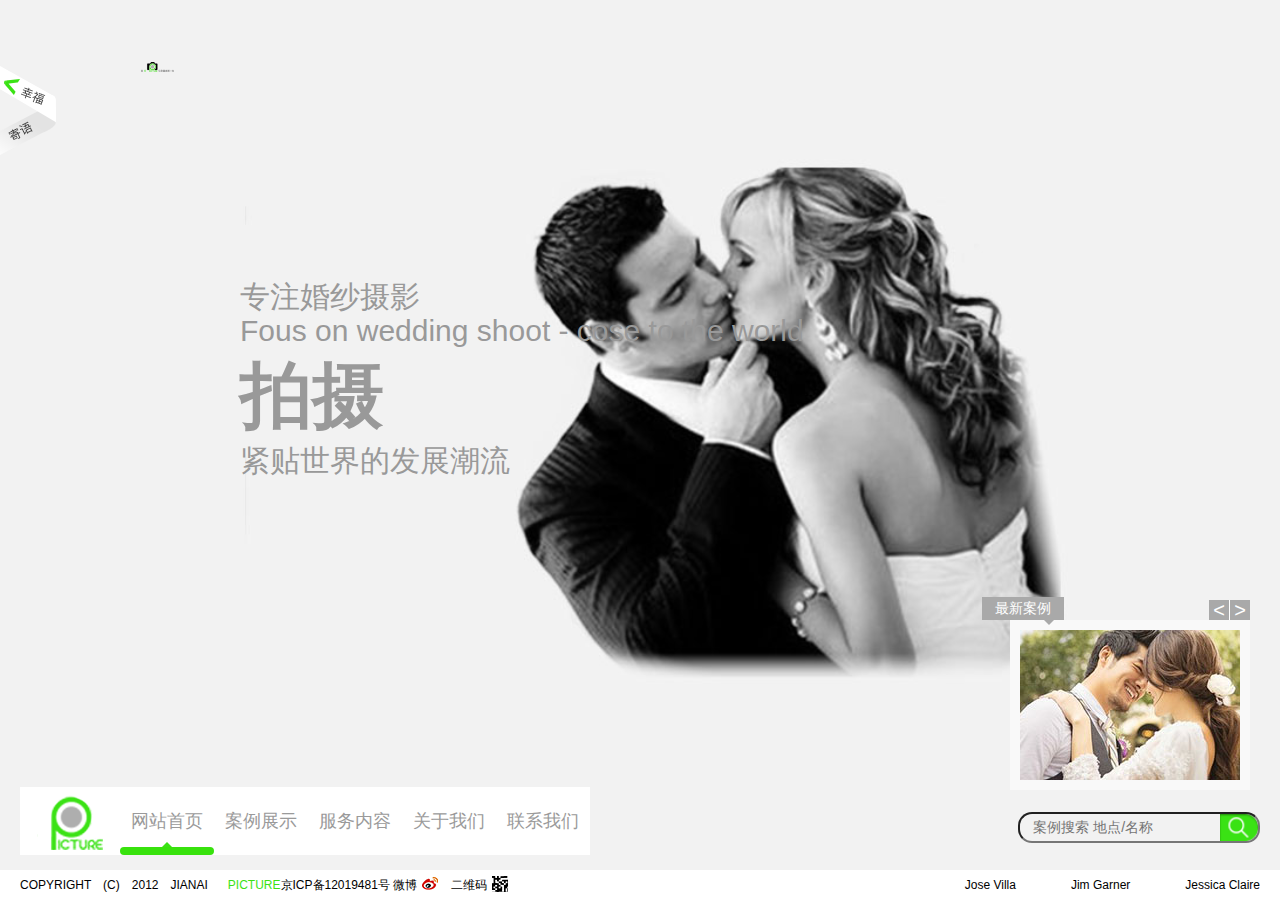
<file: 简爱/index.html>
<!DOCTYPE html>
<html lang="en">
<head>
	<meta charset="UTF-8">
	<title>Document</title>
    <link rel="stylesheet" href="css/reset.css" />
    <link rel="stylesheet" href="css/index.css" />
</head>
<body>
   	<!--header.......................................................-->
        <div class="header">
            <img id="img1" src="img/happy.png" alt="" />
            <img id="img2" src="img/record.png" alt="" /> 
            <div class="header_first">
	            	  <img src="img/news_add.png" alt="" />
	            	  <div class="news">
	            	  	新闻 NEWS
	            	  </div>
	            	  <div class="header_second">
		            	  <ul class="ndy">
			            	  	<li>1.李白</li>
			            	  	<li>2.窗前明月光</li>
			            	  	<li>3.疑是地上霜</li>
			            	  	<li>4.举头望明月</li>
			            	  	<li>5.低头思故乡</li> 
			            	  	<li>1.李白</li>
		            	  </ul>	 
	            	  </div>	            	        	            	  		            	  
            </div>
        </div>
	<!--content.......................................................-->
        <div class="content">
        	<!--text.............................................................-->
        	    <div class="mText">
        	    	   <p>专注婚纱摄影</p>
        	    	   <p>Fous on wedding shoot - cose to the world</p>
        	    	   <h3>拍摄</h3>
        	    	   <p>紧贴世界的发展潮流</p>
        	    </div>
    <!--roll..............................................-->
        		<div class="roll">
        			  <div class="xx">
        			  	 X
        			  </div>
        			<ul class="ul1">     				
        		<!--第一个。。。。。。。。。。。。。。。。。。。。。。。。。。-->
        				<li class="li1">
        					<div class="div1">
        						<img src="img/love.jpg" alt="" />
        						<div class="search_max">
        							<img src="img/search_max.png" alt="" />     							
        						</div>
        						<div class="div11">
        							READ MORE
        						</div>
        					</div>
        					<div class="div2">   
        						 <h3>地中还爱情海风情拍摄</h3>
        						 <p>Date:2015-08-10</p>
        						 <p>主人幸福寄语:最浪漫的事</p>
        						 <p>就是和你一起慢慢变老</p>
        					</div>
        				</li>
        		<!--第二个。。。。。。。。。。。。。。。。。。。。。。。。。。。。。。。-->
        				<li class="li1">
        					<div class="div1">
        						<img src="img/paris.jpg" alt="" />
        						<div class="search_max">
        							<img src="img/search_max.png" alt="" />     							
        						</div>
        						<div class="div11">
        							READ MORE
        						</div>
        					</div>
        					<div class="div2">   
        						 <h3>浪漫之都法国巴黎婚纱照</h3>
        						 <p>Date:2015-08-06</p>
        						 <p>主人幸福寄语：缘分让我们彼此在一起</p>
        						 <p>我们愿携手终老</p>
        					</div>
        				</li>
        		<!--第三个。。。。。。。。。。。。。。。。。。。。。。。。。。。。。。。-->
        				<li class="li1">
        					<div class="div1">
        						<img src="img/han.jpg" alt="" />
        						<div class="search_max">
        							<img src="img/search_max.png" alt="" />     							
        						</div>
        						<div class="div11">
        							READ MORE
        						</div>
        					</div>
        					<div class="div2">   
        						 <h3>韩国 济州岛外景婚纱拍摄</h3>
        						 <p>Date:2015-03-03</p>
        						 <p>主人幸福寄语：遇见了彼此是我们花光</p>
        						 <p>了所有的运气</p>
        					</div>
        				</li>
        		<!--第四个。。。。。。。。。。。。。。。。。。。。。。。。。。。。。。。-->
        				<li class="li1">
        					<div class="div1">
        						<img src="img/yunnan.jpg" alt="" />
        						<div class="search_max">
        							<img src="img/search_max.png" alt="" />     							
        						</div>
        						<div class="div11">
        							READ MORE
        						</div>
        					</div>
        					<div class="div2">   
        						 <h3>中国 云南西双版纳森林婚拍</h3>
        						 <p>Date:2015-10-25</p>
        						 <p>主人幸福寄语：幸福就是彼此每天都爱对</p>
        						 <p>方多一点</p>
        					</div>
        				</li>
        		<!--第五个。。。。。。。。。。。。。。。。。。。。。。。。。。。。。。。-->
        				<li class="li1">
        					<div class="div1">
        						<img src="img/lijiang.jpg" alt="" />
        						<div class="search_max">
        							<img src="img/search_max.png" alt="" />     							
        						</div>
        						<div class="div11">
        							READ MORE
        						</div>
        					</div>
        					<div class="div2">   
        						 <h3>中国 云南丽江婚纱拍摄</h3>
        						 <p>Date:2015-12-20</p>
        						 <p>主人幸福寄语：所谓缘分 就是那惊鸿</p>
        						 <p>一瞥的遇见</p>
        					</div>
        				</li>
        		<!--第六个。。。。。。。。。。。。。。。。。。。。。。。。。。。。。。。-->
        				<li class="li1">
        					<div class="div1">
        						<img src="img/liu.jpg" alt="" />
        						<div class="search_max">
        							<img src="img/search_max.png" alt="" />     							
        						</div>
        						<div class="div11">
        							READ MORE
        						</div>
        					</div>
        					<div class="div2">   
        						 <h3>中国 云南丽江婚纱拍摄</h3>
        						 <p>Date:2015-12-20</p>
        						 <p>主人幸福寄语：所谓缘分 就是那惊鸿</p>
        						 <p>一瞥的遇见</p>
        					</div>
        				</li>
        		<!--第七个。。。。。。。。。。。。。。。。。。。。。。。。。。。。。。。-->
        				<li class="li1">
        					<div class="div1">
        						<img src="img/qi.jpg" alt="" />
        						<div class="search_max">
        							<img src="img/search_max.png" alt="" />     							
        						</div>
        						<div class="div11">
        							READ MORE
        						</div>
        					</div>
        					<div class="div2">   
        						 <h3>中国 云南丽江婚纱拍摄</h3>
        						 <p>Date:2015-12-20</p>
        						 <p>主人幸福寄语：所谓缘分 就是那惊鸿</p>
        						 <p>一瞥的遇见</p>
        					</div>
        				</li>       			
        		<!--第八个。。。。。。。。。。。。。。。。。。。。。。。。。。。。。。。-->
        				<li class="li1">
        					<div class="div1">
        						<img src="img/ba.jpg" alt="" />
        						<div class="search_max">
        							<img src="img/search_max.png" alt="" />     							
        						</div>
        						<div class="div11">
        							READ MORE
        						</div>
        					</div>
        					<div class="div2">   
        						 <h3>中国 云南丽江婚纱拍摄</h3>
        						 <p>Date:2015-12-20</p>
        						 <p>主人幸福寄语：所谓缘分 就是那惊鸿</p>
        						 <p>一瞥的遇见</p>
        					</div>
        				</li>				      				
        			</ul>
        	<!--progress.......................................-->
        				<div class="progress">
        					 <div class="progress_son">
        					 	
        					 </div>
        				</div>
		   <!--content_nav............................................-->
		            <div class="content_nav">
		           	  <span>经典案例</span>
		           	  <span>全部案例</span>
		           </div>
        				
        		</div>       	 	       	
        		 <!--service.......................................................................-->		
	        	<div class="service">
	        		<div class="service_img">
	        			<div class="service_cover"></div>
	        			<div></div>
	        			<div></div>
	        			<div></div>
	        			<div></div>
	        			<img src="img/service.png" alt="" />
	        		</div>
	        		<div class="service_xx">
	        			X
	        		</div>	         	
	         	<div class="service_nav">
	         	     <span>服务项目</span>
	         	     <span>服务流程</span>
	     	     	 <span>服务客户</span>
	         	</div>
	         </div>
        </div>
        <!--main....................................................-->
        <div class="main">
        			<div class="main_min">
        				最新案例
        				<div class="main_Triangle">     					
        				</div>
        			</div>
        			<div class="main_btn">
        				 <div class="left">
        				 	&lt;
        				 
        				 </div>
        				 <div class="right">
        				 	&gt;
        			
        				 </div>
        			</div>
        			<div class="main_middle">
        				<div class="main_inner">
        					 <img src="img/main.jpg" alt="" />
        					 <img src="img/han.jpg" alt="" />
        					 <img src="img/love.jpg" alt="" />
        					 <img src="img/paris.jpg" alt="" />
        					 <img src="img/main.jpg" alt="" />
        				</div>
        			</div>	  		
        </div>        
    <!-- footer.............................................. -->
        <div class="footer">
            <div class="Triangle"></div>
            <div class="footer_middle"> 
                <ul class="ul1 clear">
                    <div class="first">
                        <img src="img/dd.png" alt="" />
                    </div>
                    <li class="border">网站首页</li>
                    <li>案例展示</li>
                    <li>服务内容</li>
                    <li>关于我们</li>
                    <li>联系我们</li>
                    <div class="Triangle_rectangle">
                        <div class="Triangle_min">
                            
                        </div>
                    </div>
                </ul>       
            </div>           
            <input class="input" placeholder="案例搜索 地点/名称" type="text" />          
            <div class="footer_nav">
                <span>COPYRIGHT　(C)　2012　JIANAI<em>PICTURE</em>京ICP备12019481号</span>
                <span>微博<img src="img/sina.png" alt="" /></span>
                <span>二维码<img src="img/erweima.png" alt="" /></span>
                <a href="###">Jessica Claire</a>
                <a href="###">Jim Garner</a>
                <a href="###">Jose Villa</a>
            </div>
        </div>	
</body>
<script type="text/javascript" src="js/index.js" ></script>
</html>
</file>
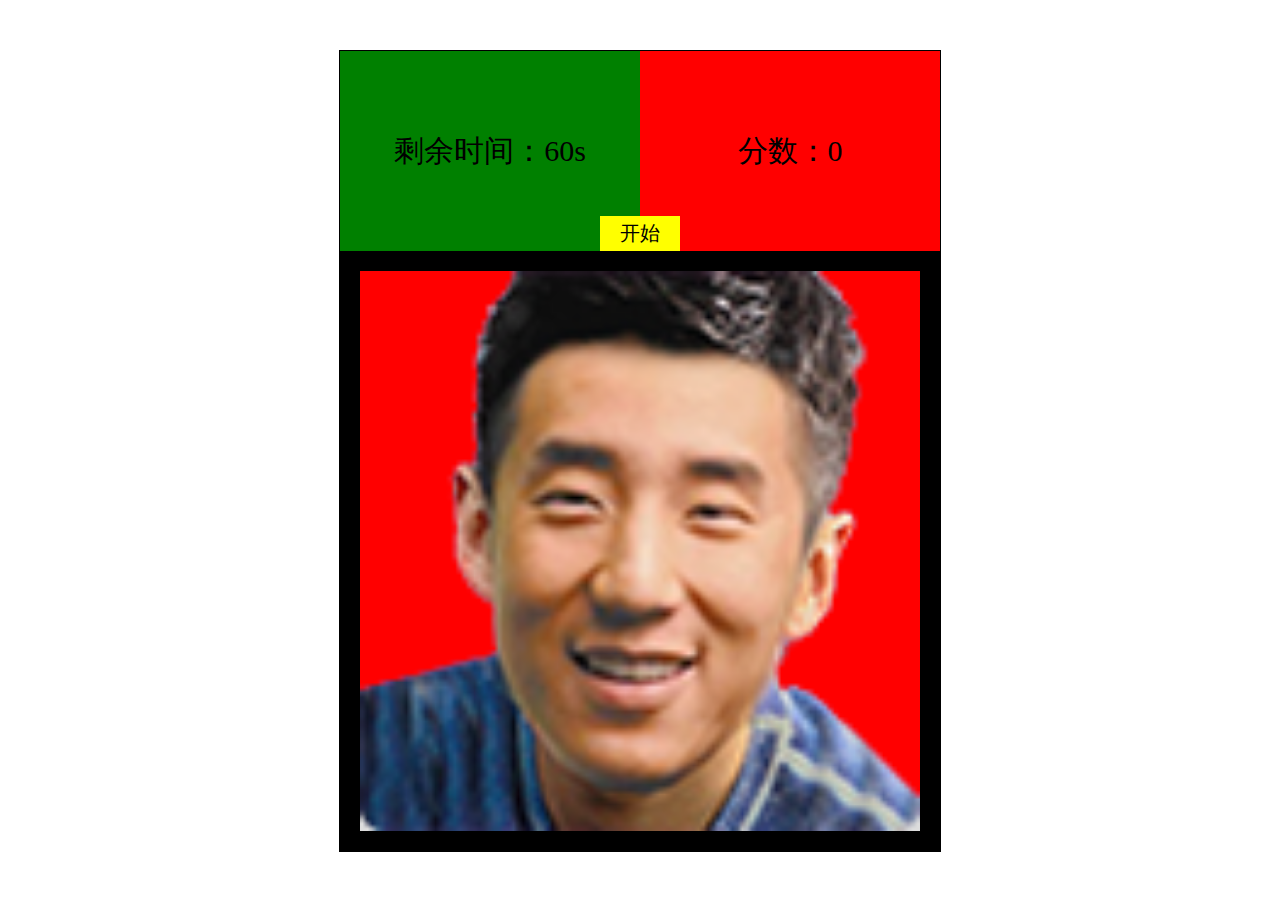
<file: huang/untitled.html>
<!DOCTYPE html>
<html lang="en">
<head>
	<meta charset="UTF-8">
	<title>Document</title>
	<style type="text/css">
		*{
			margin: 0;
			padding: 0;
		}
		img{
			border: none;
			float: left;
		}
		#wrap{
			width: 600px;
			height: 800px;
			background: black;
			margin: 50px auto;
			border: 1px solid black;
		}
		#header{
			width: 600px;
			height: 200px;
			position: relative;
		}
		#time{
			width: 300px;
			height: 200px;
			text-align: center;
			line-height: 200px;
			font-size: 30px;
			background: green;
			float: left;
		}
		#score{
			width: 300px;
			height: 200px;
			text-align: center;
			line-height: 200px;
			font-size: 30px;
			background: red;
			float: left;
		}
		#content{
			background: black;
			width: 560px;
			height: 560px;
			margin: 20px;
		}
		#start{
			width: 80px;
			height: 35px;
			font-size: 20px;
			background: yellow;
			text-align: center;
			line-height: 35px;
			position: absolute;
			top: 165px;
			left: 260px;

		}
	</style>
</head>
<body>
	<div id="wrap">
		<div id="header">
			<div id="start">开始</div>
			<div id="time">剩余时间：60s</div>
			<div id="score">分数：0</div>
		</div>
		<div id="content">
		</div>
	</div>
</body>
	<script type="text/javascript">
		var content = document.getElementById('content');
		var start = document.getElementById('start');
		var score = document.getElementById('score');
		var arrColor = ['red','yellow','blue','green','black','Brown','DeepSkyBlue','MediumSlateBlue','GreenYellow','YellowGreen'];
		var pass = 0;
		var scoreN = 0;
		var bol = false;
		var color_s = 0;
		content.style.background = arrColor[rndFn(0,9)];
		createImage();
		start.onclick = function(){
			if (bol) {return}
			score.innerHTML = '';
			scoreN = 0;
			pass = 0;
			createImage();
			bol = true;
			timeFn(5,30);					
		}
		//创建随机函数
		function rndFn(min,max){
			return parseInt(Math.random() * (max - min) + min)
		}
		//创建图片
		function createImage(){

			pass++;
			content.innerHTML = '';
			var imgnum = Math.pow(pass,2);
			var width = content.offsetWidth/pass + "px";
			for (var i = 0; i < imgnum; i++) {
				var img = new Image();
				img.src = "img/1.png";
				img.style.width = width;
				content.appendChild(img);


			}
			//随机
			var r = rndFn(0,imgnum);
			content.children[r].src = "img/2.png";
      			
		   //点击事件
		    content.children[r].onclick = function(){
		    	if (bol==false) {return}
		    content.style.background = arrColor[color_s];
			color_s++;
		   	scoreN++;
		  

		   	for (var j = 0; j <content.children.length; j++) {
		   		content.removeChild(content.children[0]);
		   	}
		   	createImage();
		   	if (color_s>=8) {
		   		color_s = 0
		   	}
		   	
		   }

		   score.innerHTML = "分数："+scoreN;
		}
		function timeFn(a,b){
				bol = true;
			 		var timer = setInterval(function(){
						a -= 0.02;
					if (a<=0) {
						clearInterval(timer);
						a = 0;
						bol = false;
					}
					time.innerHTML = "剩余时间:"+ a.toFixed(2) + "s"
				},b)
				
			 }

	</script>
</html>
</file>
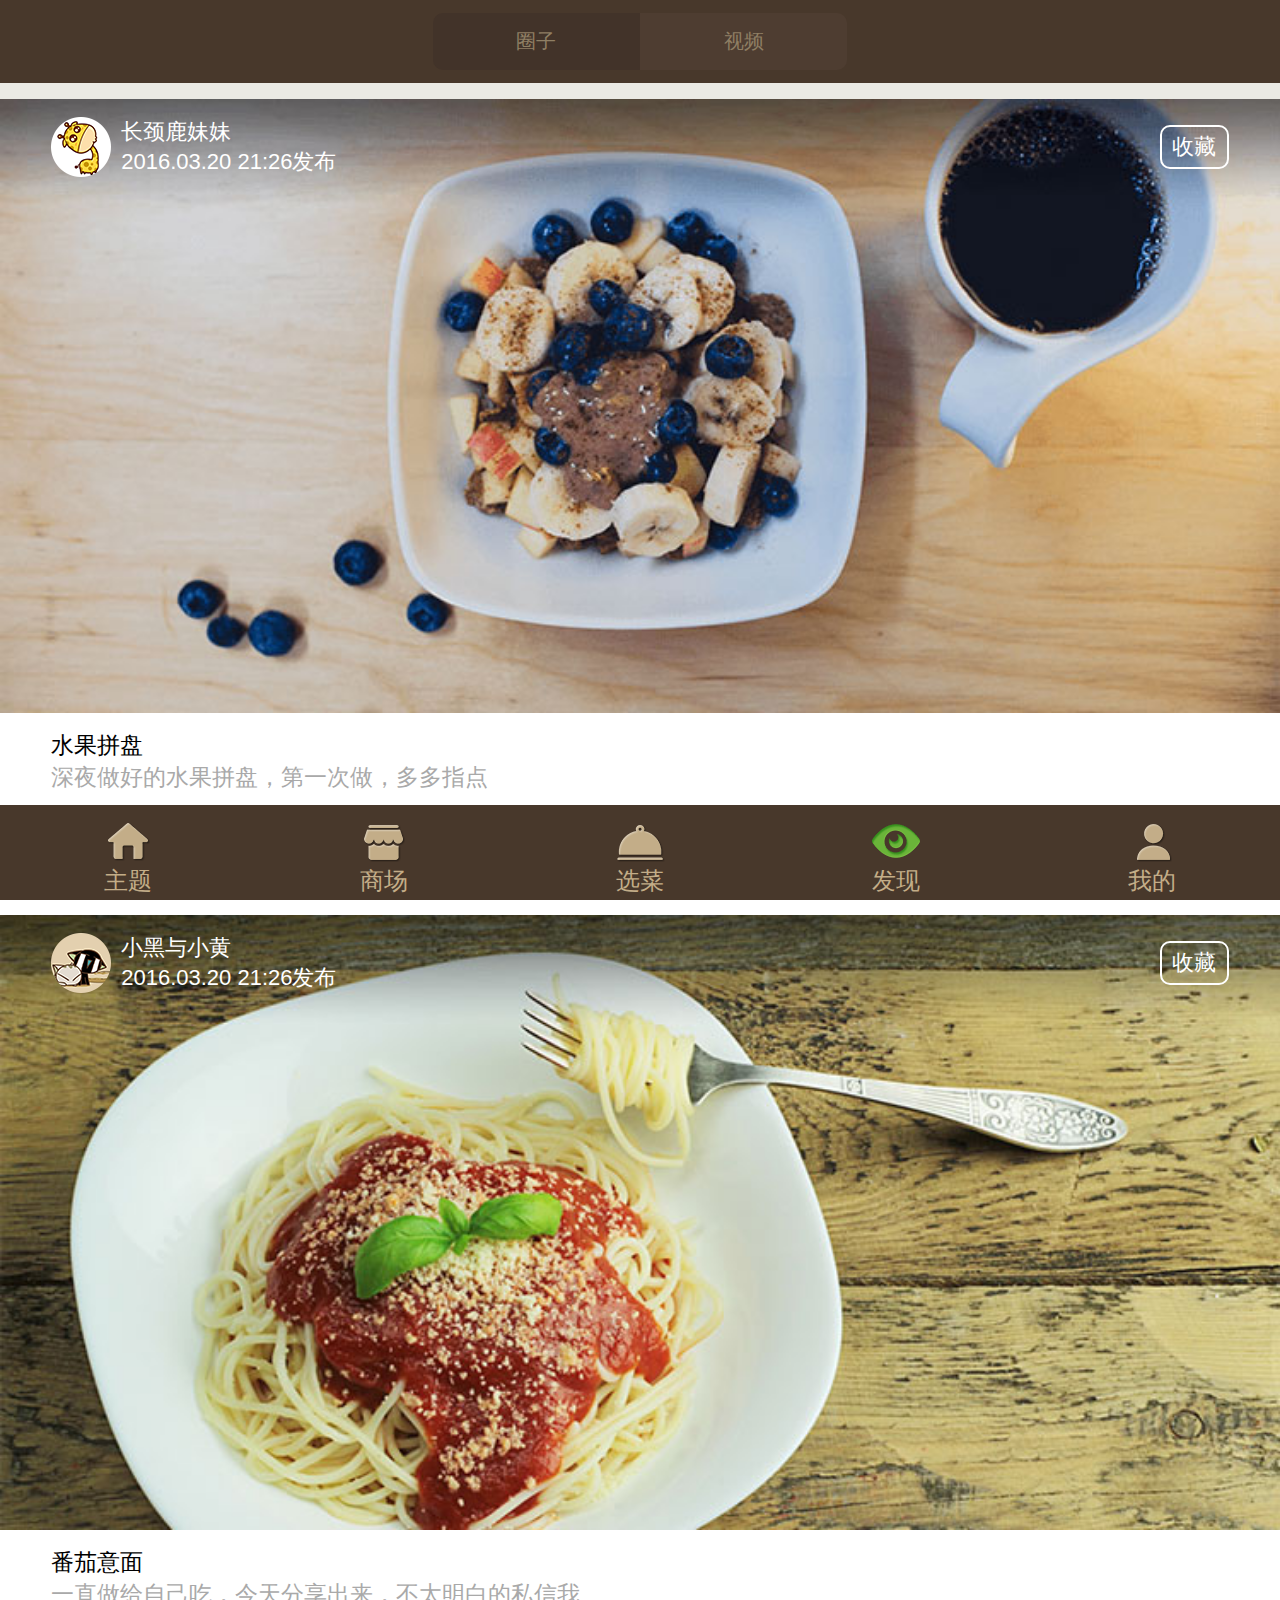
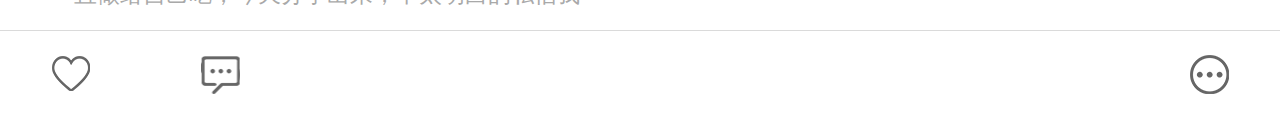
<file: tugou/html/findcircle.html>
<!DOCTYPE html>
<html>
	<head>
		<meta charset="UTF-8">
		<meta name="viewport" content="width=device-width,initial-scale=1,minimum-scale=1,maximum-scale=1,user-scalable=no" />
		<title></title>
		<link rel="stylesheet" href="../css/reset.css" />
		<link rel="stylesheet" href="../css/findcircle.css" />
	</head>
	<body>
	<div class="wrap">
		<!--..............................header-->
		<div class="header">
			<div class="header1">
				<div class="fl">圈子</div>
				<div class="fr">视频</div>
			</div>
		</div>
	<!--.................................................con-->	
		<div class="con">
			<ul class="ul1">
				<li class="li1">
					<img src="../img/user_1.jpg" alt="" />
					<div  class="clear con1">
						<div class="fl div1"><img src="../img/lang.png" alt="" /></div>
						<div class="fl div2"><span>长颈鹿妹妹</span><br /><span>2016.03.20 21:26发布</span></div>
						<div class="div3">收藏</div>						
					</div>
				</li>
				<li class="li2">
					<p>水果拼盘</p>
					<p>深夜做好的水果拼盘，第一次做，多多指点</p>
				</li>
				<li class="li3 clear">
					<div class="ctop1"></div>
					<div class="ctop2"></div>
					<div class="ctop3"></div>
				</li>
			</ul>
			
			<!--////////////////////////////////////ul2-->
			<ul class="ul1">
				<li class="li1">
					<img src="../img/user_2.jpg" alt="" />
					<div  class="clear con1">
						<div class="fl div1"><img src="../img/black_an_yellow.png" alt="" /></div>
						<div class="fl div2"><span>小黑与小黄</span><br /><span>2016.03.20 21:26发布</span></div>
						<div class="div3">收藏</div>						
					</div>
				</li>
				<li class="li2">
					<p>番茄意面</p>
					<p>一直做给自己吃，今天分享出来，不太明白的私信我</p>
				</li>
				<li class="li3 clear">
					<div class="ctop1"></div>
					<div class="ctop2"></div>
					<div class="ctop3"></div>
				</li>
			</ul>
		</div>
		<!--///////////////////////////////////////////footer-->
		<div class="footer clear">
			<a class="a1" href="###"> <span class="ftop1"></span><p>主题</p></a>
			<a class="a2" href="###"> <span class="ftop2"></span>商场</a>
			<a class="a3" href="###"> <span class="ftop3"></span>选菜</a>
			<a class="a4" href="###"> <span class="ftop41"></span>发现</a>
			<a class="a5" href="###"> <span class="ftop5"></span>我的</a>			
		</div>	
	</div>
	</body>
<script type="text/javascript" src="../js/findcircle.js" ></script>
<script type="text/javascript">
	
</script>
</html>
</file>
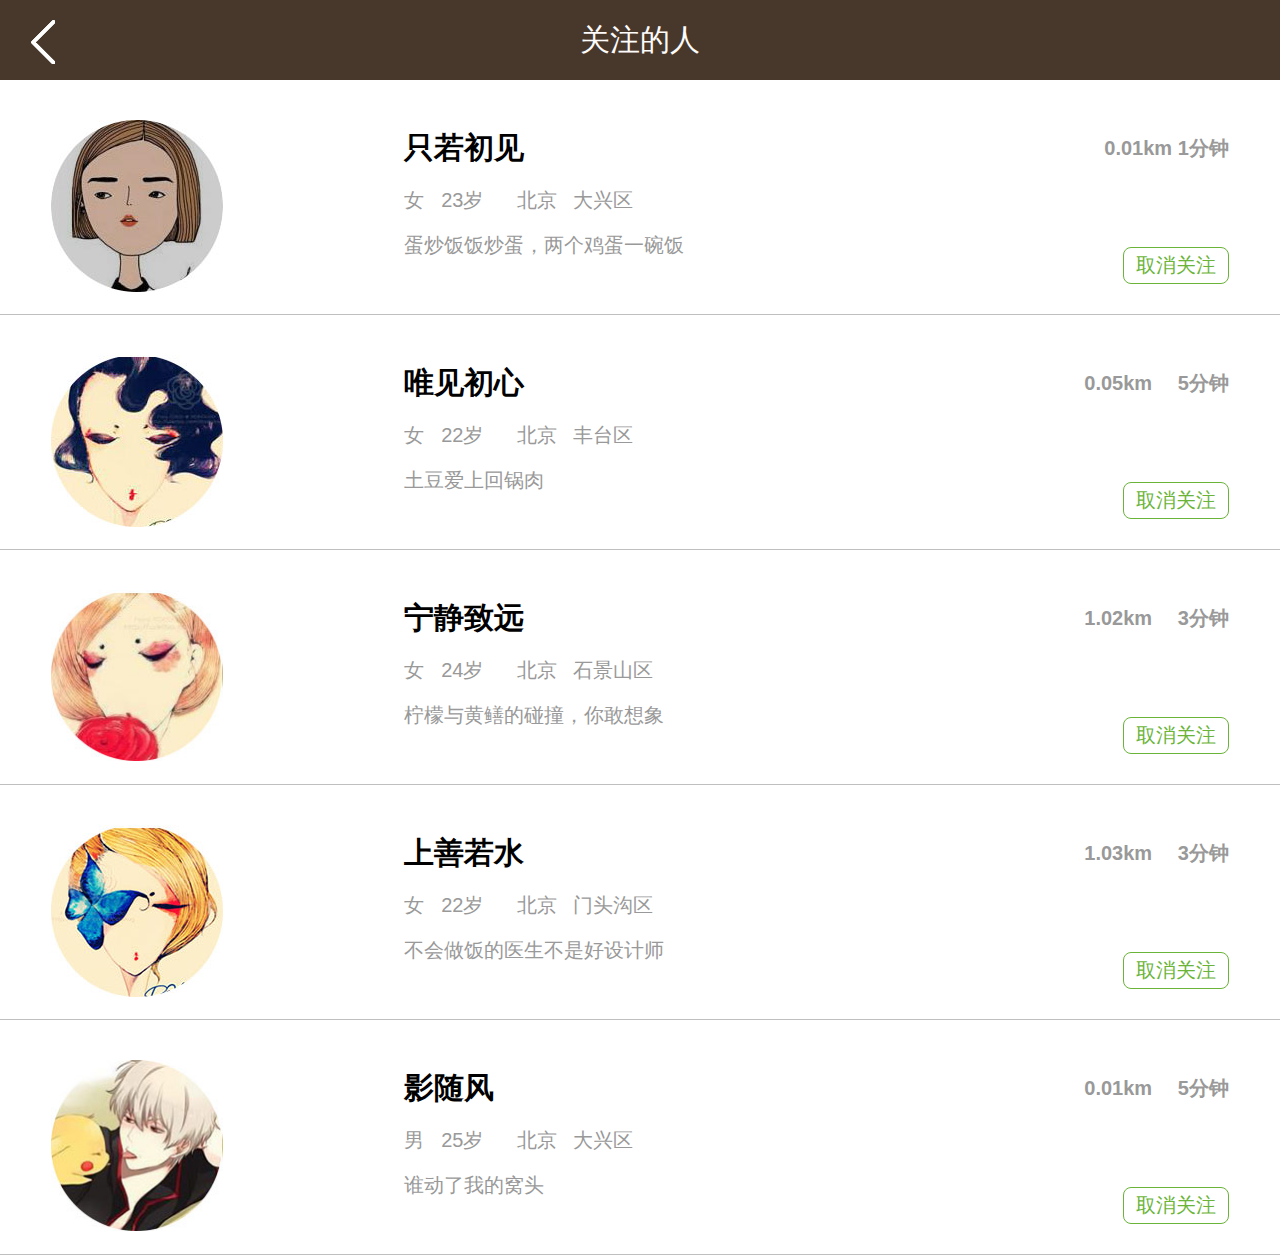
<file: tugou/html/focus.html>
<!DOCTYPE html>
<html lang="en">
<head>
	<meta charset="UTF-8">
	<meta name="viewport" content="width=device-width,initial-scale=1,minimum-scale=1,maximum-scale=1,user-scalable=no" />
	<link rel="stylesheet" href="../css/reset.css" />
	<link rel="stylesheet" href="../css/focus.css" />
	<title>Document</title>
	
</head>
<body>
	<div class="wrap">
		<div class="header">
					<div class="div1">
						<img id="img1" src="../img/ddd.png" alt="" />
					</div>
					关注的人
		</div>
		<!--...............................con-->
		<div class="con">
			<ul class="ul">
				<li class="li">
					<div class="div1">
						<span>
							<img id="img2" src="../img/guanzhu1.jpg" alt="" />
						</span>
						<span>
							<h3 class="h3">只若初见<em id="em">0.01km  1分钟</em></h3>
							<p>女&nbsp;&nbsp;&nbsp;23岁&nbsp;&nbsp;&nbsp;&nbsp;&nbsp;&nbsp;北京&nbsp;&nbsp;&nbsp;大兴区</p>
							<p>蛋炒饭饭炒蛋，两个鸡蛋一碗饭</p>
						</span>
						<span class="cancle">取消关注</span>
					</div>
				</li>
				
				
				
					<li class="li">
					<div class="div1">
						<span>
							<img id="img2" src="../img/guanzhu2.jpg" alt="" />
						</span>
						<span>
							<h3 class="h3">唯见初心<em id="em">0.05km 　5分钟</em></h3>
							<p>女&nbsp;&nbsp;&nbsp;22岁&nbsp;&nbsp;&nbsp;&nbsp;&nbsp;&nbsp;北京&nbsp;&nbsp;&nbsp;丰台区</p>
							<p>土豆爱上回锅肉</p>
						</span>
						<span class="cancle">取消关注</span>
					</div>
				</li>
				
				
				
					<li class="li">
					<div class="div1">
						<span>
							<img id="img2" src="../img/guanzhu3.jpg" alt="" />
						</span>
						<span>
							<h3 class="h3">宁静致远<em id="em">1.02km 　3分钟</em></h3>
							<p>女&nbsp;&nbsp;&nbsp;24岁&nbsp;&nbsp;&nbsp;&nbsp;&nbsp;&nbsp;北京&nbsp;&nbsp;&nbsp;石景山区</p>
							<p>柠檬与黄鳝的碰撞，你敢想象</p>
						</span>
						<span class="cancle">取消关注</span>
					</div>
				</li>
				
				
					<li class="li">
					<div class="div1">
						<span>
							<img id="img2" src="../img/guanzhu4.jpg" alt="" />
						</span>
						<span>
							<h3 class="h3">上善若水<em id="em">1.03km 　3分钟</em></h3>
							<p>女&nbsp;&nbsp;&nbsp;22岁&nbsp;&nbsp;&nbsp;&nbsp;&nbsp;&nbsp;北京&nbsp;&nbsp;&nbsp;门头沟区</p>
							<p>不会做饭的医生不是好设计师</p>
						</span>
						<span class="cancle">取消关注</span>
					</div>
				</li>
				
				
				
					<li class="li">
					<div class="div1">
						<span>
							<img id="img2" src="../img/guanzhu5.jpg" alt="" />
						</span>
						<span>
							<h3 class="h3">影随风<em id="em">0.01km 　5分钟</em></h3>
							<p>男&nbsp;&nbsp;&nbsp;25岁&nbsp;&nbsp;&nbsp;&nbsp;&nbsp;&nbsp;北京&nbsp;&nbsp;&nbsp;大兴区</p>
							<p>谁动了我的窝头</p>
						</span>
						<span class="cancle">取消关注</span>
					</div>
				</li>							
			</ul>
		</div>
	</div>
</body>
<script type="text/javascript" src="../js/focus.js" ></script>
<script type="text/javascript" src="../js/jquery-3.0.0.min.js" ></script>
</html>
</file>
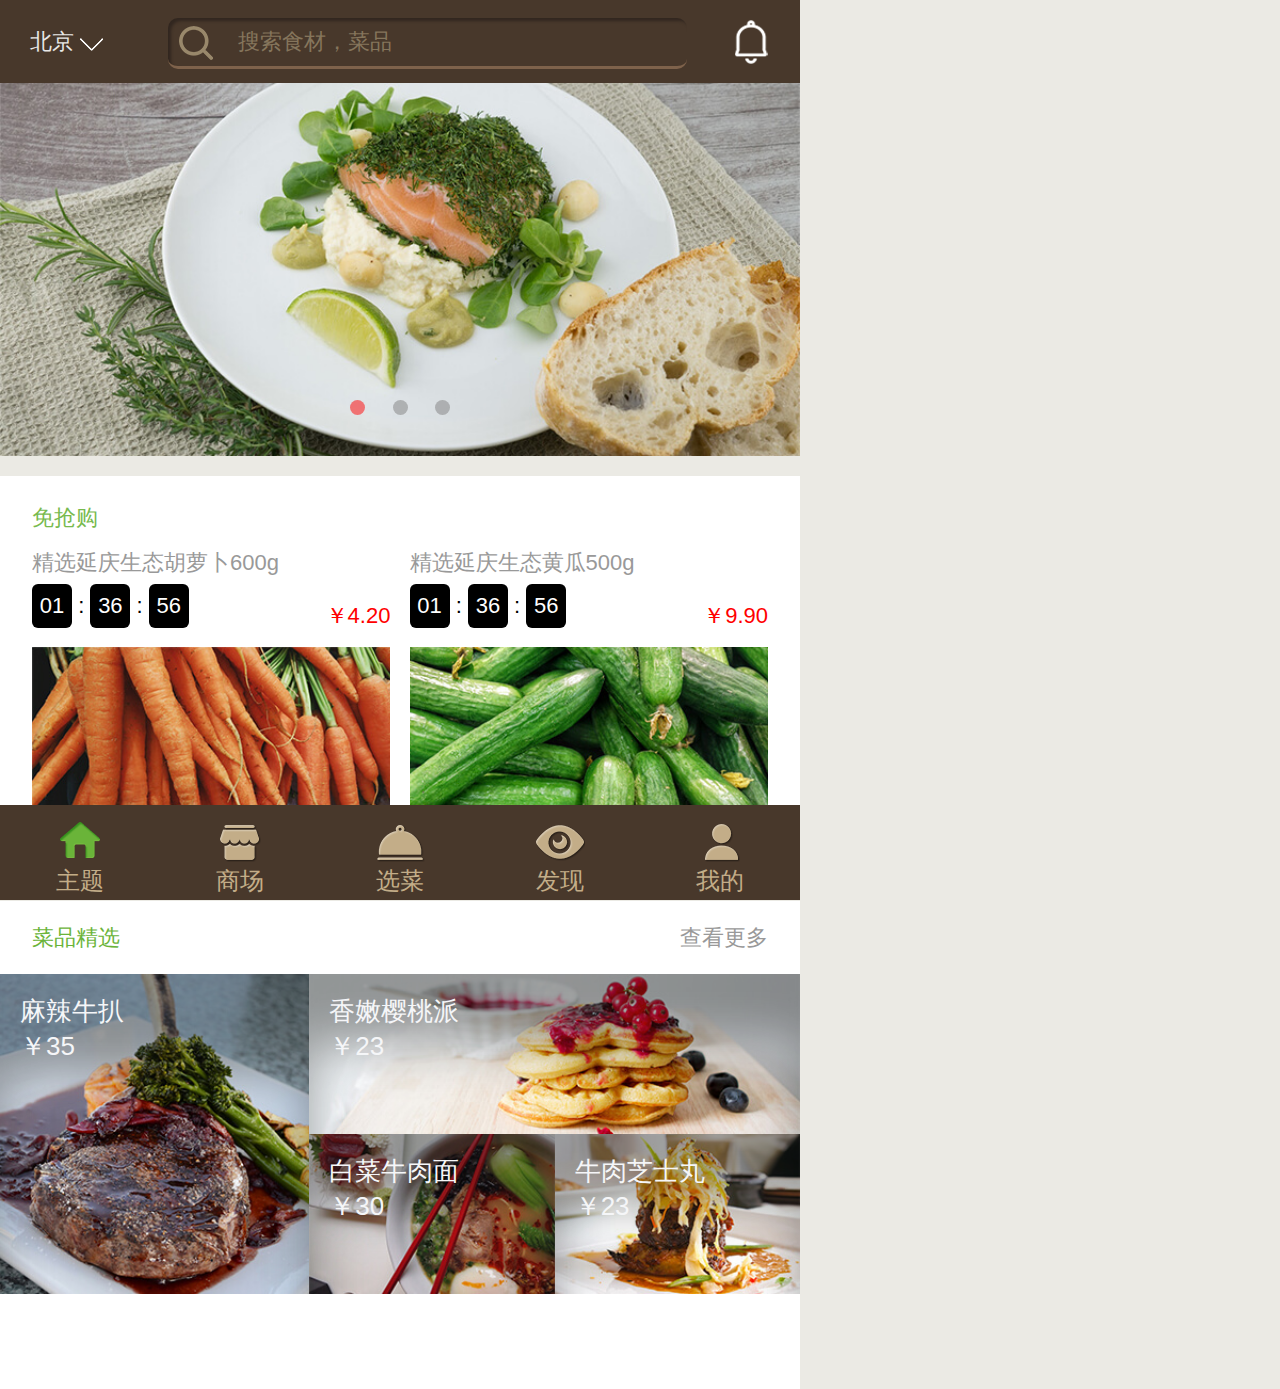
<file: tugou/html/main.html>
<!DOCTYPE html>
<html lang="en">
<head>
	<meta charset="UTF-8">
	<meta name="viewport" content="width=device-width,initial-scale=1,minimum-scale=1,maximum-scale=1,user-scalable=no" />
	<title>Document</title>
	<link rel="stylesheet" href="../css/reset.css" />
	<link rel="stylesheet" href="../css/main.css" />	
</head>
<body>
	<div class="wrap">
		<!--.................................heaer-->
		<div class="header">
			<span class="span1">北京</span>
			<span class="span2"></span>
			<input type="text"  placeholder="搜索食材，菜品" />
			<span class="span3"></span>
		</div>
		<!--...........................................大图-->
		<div class="big-picture">
				<ul class="ul1">
					<li style="background: red;"></li>
					<li></li>
					<li></li>
				</ul>
			<div class="inner">
				
				<img src="../img/index01.jpg" alt="" />
				<img src="../img/index01.jpg" alt="" />
				<img src="../img/index01.jpg" alt="" />
				<img src="../img/index01.jpg" alt="" />
			</div>	
		</div>
		
		<!--..................................................con1-->
		<div class="con1">
			<div class="con1inner">
				<!--................left-->
				<div class="left fl con11">					
					<p>免抢购</p>
					<p>精选延庆生态胡萝卜600g</p>
					<p>
						<span>01</span>
						<em>:</em>
						<span>36</span>
						<em>:</em>
						<span>56</span>
						<em class="fr em3">￥4.20</em>
					</p>
					<img src="../img/index02.jpg" alt="" />
				</div>
				<!--......................right-->
				<div class="right fr con11">
					<p style="height: 0.47rem;"></p>
					<p>精选延庆生态黄瓜500g</p>
					<p>
						<span>01</span>
						<em>:</em>
						<span>36</span>
						<em>:</em>
						<span>56</span>
						<em class="fr em3">￥9.90</em>
					</p>
					<img src="../img/index03.jpg" alt="" />
				</div>
				<!--....................................-->
			</div>
		</div>
		<!--...........................................................con2-->
		<div class="con2 clear">
			<p class="p1">
				<span class="fl">菜品精选</span>
				<span class="fr">查看更多</span>
			</p>
			<!--.......................................-->
			<div class="con21 clear">
				<!--............................-->
				<div class="con211">
					<div class="shadow1"></div>
					<div class="text">
						<p>麻辣牛扒</p>
						<p>￥35</p>
					</div>
					<img src="../img/index04.jpg" alt="" />
				</div>
				<!--.....................................-->
				<div class="con212">
					<div class="shadow2"></div>
					<div class="text">
						<p>香嫩樱桃派</p>
						<p>￥23</p>
					</div>
					<img src="../img/index05.jpg" alt="" />
				</div>
				<!--.....................................-->
				<div class="con213">	
					<div class="shadow3"></div>
					<div class="text">
						<p>白菜牛肉面</p>
						<p>￥30</p>
					</div>
					<img src="../img/index06.jpg" alt="" />
				</div>
				<!--....................................-->
				<div class="con214">
					<div class="shadow4"></div>
					<div class="text">
						<p>牛肉芝士丸</p>
						<p>￥23</p>
					</div>
					<img src="../img/index07.jpg" alt="" />
				</div>	
				<!--................................................-->
			</div>
		</div>
			
		<!--..................................footer-->
		<div class="footer clear">
			<a class="a1" href="###"> <span class="ftop11"></span><p>主题</p></a>
			<a class="a2" href="###"> <span class="ftop2"></span>商场</a>
			<a class="a3" href="###"> <span class="ftop3"></span>选菜</a>
			<a class="a4" href="###"> <span class="ftop4"></span>发现</a>
			<a class="a5" href="###"> <span class="ftop5"></span>我的</a>			
		</div>	
	</div>
</body>
<script type="text/javascript" src="../js/jquery-3.0.0.min.js" ></script>
<script type="text/javascript" src="../js/main.js" ></script>

</html>
</file>
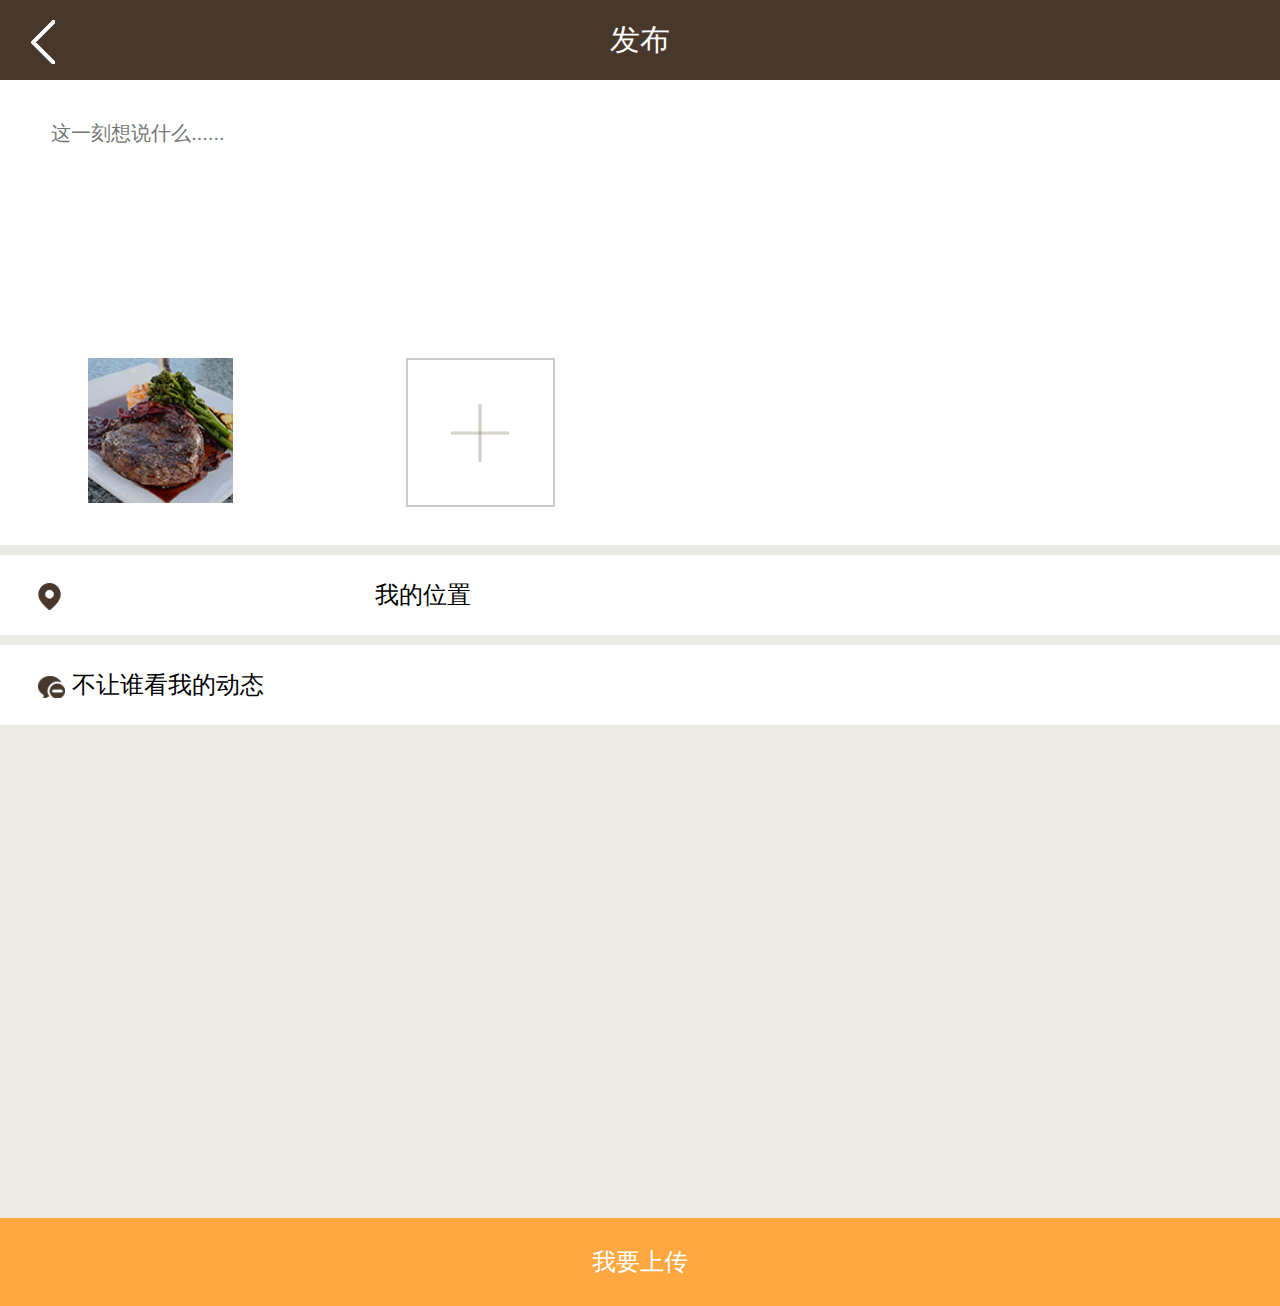
<file: tugou/html/publish.html>
<!DOCTYPE html>
<html>
	<head>
		<meta charset="UTF-8">
		<meta name="viewport" content="width=device-width,initial-scale=1,minimum-scale=1,maximum-scale=1,user-scalable=no" />
		<link rel="stylesheet" href="../css/reset.css" />
		<link rel="stylesheet" href="../css/publish.css" />
		<title></title>
	</head>
	<body>
		<div class="wrap">
			<div class="header">
					<div class="div1">
						<img id="img1" src="../img/ddd.png" alt="" />
					</div>
					发布
			</div>
			<!--、、、、、、、、、、、、、、、、、、、、、、、、、、、、、、、、、、、-->
			<div class="con">
				<div class="con1">
					<textarea name="" rows="" cols="" placeholder="这一刻想说什么......"></textarea>
				</div>
				<div class="con2">
					<ul>
						<li class="li1">
							<div><img src="../img/niurou.jpg" alt="" /></div>
							
						</li>
						<li class="li1">
							<div class="ldiv">
								<img src="../img/xx.png" alt="" />
							</div>
						</li>
						<!--<li class="li1">
							<div></div>
						</li>
						<li class="li1">
							<div></div>
						</li>-->
					</ul>
				</div>
				<div class="con3">
					<img class="img1" src="../img/weizhi.png" alt="" />
					我的位置
				</div>
				<div class="con3">
					<img class="img2" src="../img/bukan.png" alt="" />
					不让谁看我的动态
				</div>
			</div>
			<!--//////////////////////footer-->
			<div class="footer">
				我要上传
			</div>
		</div>
	</body>
</html>
</file>
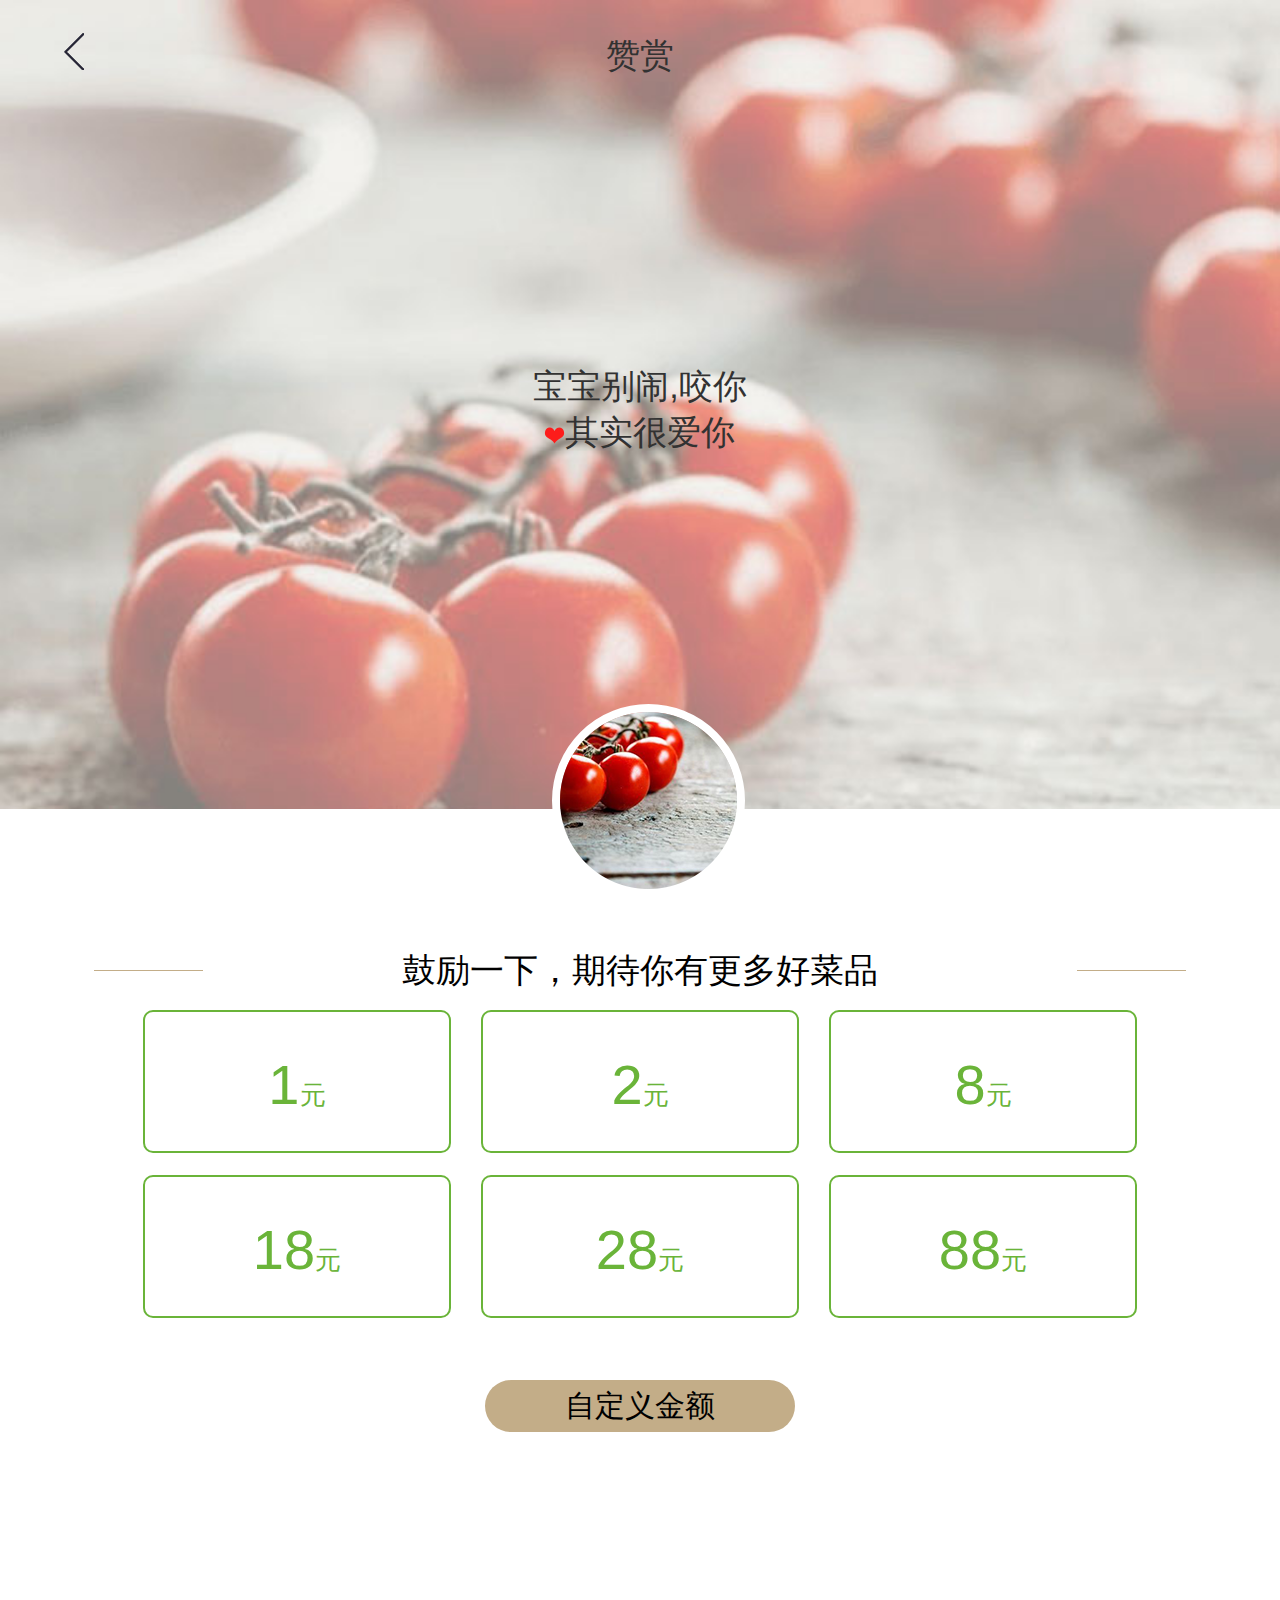
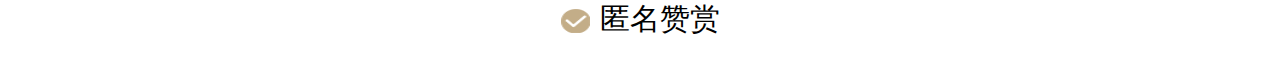
<file: tugou/html/zanshang.html>
<!DOCTYPE html>
<html>
	<head>
		<meta charset="UTF-8">
		<meta name="viewport" content="width=device-width,initial-scale=1,minimum-scale=1,maximum-scale=1,user-scalable=no" />
		<link rel="stylesheet" href="../css/reset.css" />
		<link rel="stylesheet" href="../css/zanshang.css" />
		<title></title>
	</head>
	<body>
		
		<div class="wrap">
			<div class="gray"></div>
			<div class="middle">
				<p><span>X</span>自定义金额</p>
				<input  type="text" placeholder="金额（元）可输入1-200"/><br />
				<input id="input" type="button" value="赞赏" />
			</div>
			<div class="header">
				<div class="div0">
					<div class="div01">
						<img src="../img/hhh.png" alt="" />
					</div>
					赞赏
				</div>
				
				<div class="div1 clear">
					<p>宝宝别闹,咬你</p>
					<p><img id="img1" src="../img/aixin.png" alt="" />其实很爱你</p>
				</div>
				<div class="div2 clear">
					<img src="../img/yuan.png"/>
				</div>				
				<img src="../img/fanqie.jpg" alt="" />
			</div>
			<!--、、、、、、、、、、、、、、、、、、、、、、-->
			<div class="con clear">
				<div class="div1">
					<span></span>
					<span>鼓励一下，期待你有更多好菜品</span>
					<span></span>
				</div>
				
				<div class="div2 clear">
					<div class="d21 hh"><div><span>1</span>元</div></div>
					<div class="d22 hh"><div><span>2</span>元</div></div>
					<div class="d21 hh"><div><span>8</span>元</div></div>
					<div class="d21 hh"><div><span>18</span>元</div></div>
					<div class="d22 hh"><div><span>28</span>元</div></div>
					<div class="d21 hh"><div><span>88</span>元</div></div>
					
				</div>
				<div class="div3 clear">
					自定义金额
				</div>
				
				<div class="div4 clear">
					<img id="zan" src="../img/dashang.png" alt="" />匿名赞赏
				</div>
			</div>		
		</div>
	</body>
	<script type="text/javascript" src="../js/jquery-3.0.0.min.js"></script>
	<script type="text/javascript" src="../js/zanshang.js" ></script>
	<script type="text/javascript" src="../js/move.js" ></script>
</html>
</file>
<file: 简爱/css/index.css>
html{font-size: 100px;}
html,body{
    		height: 100%;
    		width: 100%;
    	}
body{
      display: -webkit-box;
      background: url(../img/bg.jpg);
      background-size:cover; 
      background-position: center;
      -webkit-box-orient:vertical;
      overflow: hidden;
      
}
    	
/*.header.........................................*/
.header{
	width: 100%;
	display: -webkit-box;
    height: 140px;
    position: relative;
}
.header img:nth-child(1){
	position: absolute;
	top: -80px;
}
.header img:nth-child(2){
	position: absolute;
	top: 62px;
	left: 11%;
	width: 0;
	height: 0;
}
.header .header_first{
	width: 288px;
	height: 34px;
	background: #ffffff;
	position: absolute;
	top: 30px;
	right: -320px;
	padding: 8px 6px;
}
.header .header_first .news{
	width: 82px;
	height: 34px;
	background: #3ae214;
	font-size: 14px;
	text-align: center;
	line-height: 34px;
}
.header .header_first .header_second{
	width: 194px;
	height: 34px;
	position: absolute;
	right: 6px;
	top: 8px;
	overflow: hidden;
	font-size: 14px;
}
.header .header_first .header_second .ndy{
	width: 194px;
	height: 34px;
	position: absolute;
	top: 0;
}
.header .header_first .header_second .ndy li{
	width: 182px;
	height: 34px;
	line-height: 34px;
	padding: 0 6px;
}
.header .header_first img{
	position: absolute;
	top: -15px;
	left: -15px;
}
/*.content...............................................*/

.content{
    -webkit-box-flex:1;	
	display: -webkit-box;
	position: relative;
	overflow: hidden;
}
/*text.....................................................................*/
.content .mText{
	width: 800px;
	height: 360px;
	padding-top: 140px;
	color: #999999;
	position: absolute;
    top: 0;	
    left: 50%;	
    margin-left: -400px;
}
.content .mText p{
	font-size: 30px;
	line-height: 34px;
}
.content .mText h3{
	font-size: 72px;	
}
.content .roll{
	width: 100%;
	height: 330px;
	background: #ffffff;
	position: absolute;
	bottom: 0px;
	bottom: -400px;
	padding: 10px;
	padding-bottom: 0;
	padding-right: 0;	
}
.content .roll .xx{
	width: 30px;
	height: 30px;
	text-align: center;
	line-height: 30px;
	font-size: 24px;
	position: absolute;
	right: 20px;
	top: -30px;
	background: #ffffff;
	opacity: 0;
}
.content .roll .ul1 > li{
	float: left;
	border-left: 10px solid #FFFFFF;
	border-right: 10px solid #FFFFFF;
}
.content .roll .ul1{
	height: 264px;
	position: absolute;
	/*left: 10px;*/
}
.content .roll .ul1 .li1{
	width: 240px;
	height: 264px;
	background: #ffffff;
}
.content .roll .ul1 .li1 .div1{
	width: 220px;
	height: 150px;
	background: #f4f4f4;
	padding: 10px;
	position: relative;
}
.content .roll .ul1 .li1 .div1 .search_max{
	width: 220px;
	height: 130px;
	position: absolute;
	top: 10px;
	left: 10px;
	opacity: 0;
}
.content .roll .ul1 .li1 .div1 .search_max img{
	width: 40px;
	position: absolute;
	top: 0;
	left: 0;
	right: 0;
	bottom: 0;
	margin: auto;
}
.content .roll .ul1 .li1 .div1 .div11{
	width: 220px;
	height: 30px;
	padding: 0 10px 0 10px;
	background: #3ae214;
	position: absolute;
	left: 0;
	bottom: 0;
	font-size: 14px;
	color: #ffffff;
	line-height: 30px;
	opacity: 0;
}
.content .roll .ul1 .li1 .div1 img{
	width: 100%;
}
.content .roll .ul1 .li1 .div2{
	width: 218px;
	height: 70px;
	background: #f4f4f4;
	padding: 10px;
	margin-top: 2px;
	text-align: left;
	border: 1px solid #f4f4f4;
}
.content .roll .ul1 .li1 .div2 .color_change{
	border-color: #3ae214;
}
.content .roll .ul1 .li1 .div2 h3{
	font-size: 16px;	
   color: #333333;
}
.content .roll .ul1 .li1 .div2 p{
	font-size: 12px;
	color: #a7a7a7;
}
.content .roll .progress{
	width: 100%;
	height: 8px;
	background: #e1e1e1;
	position: absolute;
	bottom: 40px;
	left: -5px;
	opacity: 0;
}
.content .roll .progress .progress_son{
	width: 0;
	height: 100%;
	background: #d2d0d0;
}
 .content_nav{
	width: 100%;
	height: 20px;
  	font-size: 12px; 
	background: #a3a5a6;
	position: absolute;
	bottom:0;
	left: -10px;
	/*display: none;*/
}
 .content_nav span{
	display:inline-block ;
	width: 82px;
	line-height: 20px;
	color: #ffffff;
	text-align: center;
}
 .content_nav span:nth-child(1){
	margin-left: 30px;
	background: #ffffff;
	color: #61e64b;
	/*line-height: 18px;*/
	height: 18px;
	border-bottom: 2px solid #a3a5a6;
	/*position: absolute;*/
}
/*主页..................................................*/
.main{
	width: 220px;
	height: 150px;
	background: #f9f9f9;
	position: absolute;
	right: 30px;
	bottom: 110px;
	padding: 10px;
}
.main .main_min{
	width: 82px;
	height: 23px;
	background: #a9a9a9;
	position: absolute;
	top: -23px;
	left: -28px;
	text-align: center;
	line-height: 23px;
	color: #FFFFFF;
	font-size: 14px;
}
.main .main_btn{
	width: 41px;
	height: 20px;
	background: #FFFFFF;
	position: absolute;
	top: -20px;
	right: 0;
	overflow: hidden;
}
.main .main_btn > div{
	width: 20px;
	height: 20px;
	color: #FFFFFF;
	font-size: 20px;
	line-height: 20px;
	text-align: center;
	background: #a9a9a9;;
}
.main .main_btn .left{
	float: left;
}
.main .main_btn .right{
	float: right;
}
.main .main_min .main_Triangle{
	width: 0;
	height: 0;
	border: 5px solid transparent;
	border-top-color:#a9a9a9 ;
	position: absolute;
	right: 10px;
	bottom: -10px;
}
.main .main_middle{
	width: 220px;
	height: 150px;
	position: absolute;
	overflow: hidden;
	top: 10px;
	left: 10px;
}
.main .main_middle .main_inner{
	width: 1100px;
	height: 150px;
	background: green;
	position: absolute;
	left: 0;
}
.main .main_middle .main_inner img{
	float: left;	
}
/*.service.......................................................................*/
 .service{
	width: 100%;
	height: 340px;
	background: #FFFFFF;
	position: absolute;
	bottom: -400px;
	/*opacity: 0;*/
	display: none;
}
.service .service_xx{
	width: 30px;
	height: 30px;
	background: #FFFFFF;
	font-size: 24px;
	text-align: center;
	line-height: 30px;
	position: absolute;
	right: 20px;
	top: -30px;
}
.service .service_img{
	width: 954px;
	height: 231px;
	background: #FFFFFF;
	position: absolute;
	top: 40px;
	left: 50%;
	margin-left: -477px;
}
.service .service_img > img{
	width: 100%;
}
.service .service_img > div:nth-child(1){
	width: 529px;
	height: 231px;
	background: #FFFFFF;
	position: absolute;
	right: 425px;
}
.service .service_img > div:nth-child(2){
	width: 137px;
	height: 91px;
	background:#FFFFFF;
	position: absolute;
	left: 529px;
	bottom: 140px;
}
.service .service_img > div:nth-child(3){
	width: 89px;
	height: 140px;
	background: #FFFFFF;
	position: absolute;
	left: 529px;
	bottom: 0;
}
.service .service_img > div:nth-child(4){
	width: 201px;
	height: 163px;
	background: #FFFFFF;
	position: absolute;
	right: 135px;
	top: 68px;
}
.service .service_img > div:nth-child(5){
	width: 135px;
	height: 231px;
	background: #FFFFFF;
	position: absolute;
	right: 0;
	top: 0px;
}
.service .service_nav{
	width: 100%;
	height: 20px;
	background: #A3A5A6;
	position: absolute;
	bottom: 0;
	padding-left: 20px;
	overflow: hidden;
}
 .service .service_nav > span{
	display: block;
	float: left;
	width: 80px;
	height: 20px;
	text-align: center;
	line-height: 20px;
	background: #a3a5a6;
	font-size: 12px;
}
.service .service_nav > span:nth-child(2){
	background: #FFFFFF;
	color: #3ac214;
	height: 18px;
	border-bottom: 2px solid #a3a5a6;
}

/*.footer....................................*/
.footer{	 
    /*background: green;*/
	display: -webkit-box;
	width:100%;
	height: 138px;
	position: relative;	
	bottom: 0;
}
.footer .Triangle{
	width: 0;
	height: 0;
	border: 12px solid transparent;
	border-top-color:  #a3a5a6;
	position: absolute;
	top: 0;	
	display: none;
}
.footer .footer_middle{
	width: 570px;
	height: 68px;
	background: #ffffff;
	position: absolute;
	color: #9a9a9a;
	left: 20px;
	top: 17.8%;
}
.footer .footer_middle .ul1{
	font-size: 0.18rem;	
	position: relative;
}
.footer .footer_middle .ul1 .Triangle_rectangle{
	width: 94px;
	height: 8px;
	background: #38e20d;
	position: absolute;
	bottom: 0px;
	border-radius: 4px;
	
	/*border: 2px solid #000;*/
}
.footer .footer_middle .ul1 .Triangle_rectangle .Triangle_min{
	width: 0;
	height: 0;
	border: 5px solid transparent;
	border-bottom-color: #3ae214;
	position: absolute;
	left: 42px;
	top:-10px ;
}
.footer .footer_middle .ul1 > li{
	float: left;
	height: 68px;
	text-align: center;
	line-height: 68px;
	border-left: 2px solid transparent;
	border-right: 2px solid transparent;
}
/*.footer .footer_middle .ul1 .border{
	border-left: 2px solid red;
	border-right: 2px solid red;
}*/
.footer .footer_middle .ul1 > li{
	width: 90px;
}
.footer .footer_middle .ul1 .first{
	width: 100px;
	height: 68px;
	float: left;
	text-align: center;
	line-height: 68px;
}
.footer .footer_middle .ul1 .first > img{
	margin-top: 8px;
}
.footer .input{
	background: #ffffff;
	width: 238px;
	height: 27px;
	position: absolute;
	right: 20px;
	top: 50px;
	border-radius: 14px;
	text-indent: 1em;
	color: red;
	background: url(../img/search.png) no-repeat right center /16% 100% ;
}
 .footer>::-webkit-input-placeholder{
        font-size: 14px;
     }
.footer .footer_nav{
	width: 100%;
	height: 0.3rem;
	background: #ffffff;
	position: absolute;
	bottom: 0;
	font-size: 0.12rem;
	line-height: 0.3rem;
	overflow: hidden;
}
.footer .footer_nav span:nth-child(1){
	margin-left: 0.2rem;
}
.footer .footer_nav span:nth-child(1) > em{
	color: #3ae214;
	margin-left: 0.2rem;
}
.footer .footer_nav span:nth-child(2){

	position: relative;
	margin-right: 0.3rem;
}
.footer .footer_nav span:nth-child(2) > img{
	position: absolute;
	top: -0.03rem;
	margin-left: 5px;
}
.footer .footer_nav span:nth-child(3){
	position: relative;
}
.footer .footer_nav span:nth-child(3) > img{
	position: absolute;
	top: -0.02rem;
	margin-left: 5px;
}
.footer .footer_nav a{
	display: inline-block;
	float: right;
	color: black;
	margin-left: 0.35rem;
	margin-right: 0.2rem;
}
</file>
<file: tugou/css/findcircle.css>
@charset="UTF-8";
html{
	width: 100%;
	height: 100%;
	font-size: 100px;
}
body{
	width: 100%;
	height: 100%;
}
.wrap{
	width: 100%;;
	height: 100%;
	background: rgb(235,234,228);
}
.header{
	width: 100%;
	font-size: 0.21rem;
	background: rgb(72,56,43);	
	font-size: 0.2rem;
	color: rgb(143,127,100);
}
.header .header1{
	width: 32.4%;
	overflow: hidden;
	line-height: 0.83rem;
	margin: 0 auto;
}
.header .header1 div{
	display: inline-block;
	line-height: 0.57rem;
	width: 50%;
	margin: 0.13rem 0;
	text-align: center;	
}
.header .header1 div:nth-child(1){
	border-radius: 0.1rem 0 0 0.1rem;
	background: rgb(66,51,41);
	box-shadow: ;

}
.header .header1 div:nth-child(2){
	border-radius: 0 0.1rem 0.1rem 0;
	background: rgb(78,61,49);

}
/*con......................................*/
.wrap .con{
	margin-top: 0.08rem;
}
.con .ul1{
	margin-top: 0.16rem;
	position: relative;
	background: rgb(255,255,255);
}
.con ,.con .ul1,.con .ul1 li{
	width: 100%;
}
.con .ul1 .li1 >img{
	width: 100%;
}
.con .ul1 li:nth-child(1)>div{
	font-size: 0.22rem;
	color: white;	
	width: 92%;
	position: absolute;
	left: 4%;
	top: 0.18rem;
}
.con .ul1 .li1 .con1 .div1{
	width: 0.6rem;
	height: 0.6rem;
}
.con .ul1 .li1 .con1 .div1 img{
	width: 100%;
}
.con .ul1 .li1 .con1 .div2{
	margin-left: 0.1rem;
}
.con .ul1 .li1 .con1 .div2 span{
	line-height: 0.3rem;
}
.con .ul1 .li1 .con1 div:nth-child(3) {
	width:0.65rem ;
	height: 0.4rem;
	text-align: center;
	float: right;
	line-height: 0.4rem;
	margin-top: 0.08rem;
	border-radius: 0.1rem;
	
}
/*/////////////////////////////div3/收藏样式*/
.div3{
	border: 2px solid white;
	background: none;
}
.div31{
	border: 2px solid red;
	background: red;
}
/*////////////////////////////////*/
.con .ul1 .li2{
	margin: 0 auto;
	font-size: 0.23rem;
	padding: 0.16rem 0 0.2rem 0;
	border-bottom: 1px solid rgb(218,218,218);
}
.con .ul1 .li2 p{
	position: relative;
	left: 4%;
	line-height:0.32rem ;	
	width: 96%;
}
.con .ul1 .li2 p:nth-child(2){
	color: rgb(169,169,169);
}
.con .ul1 .li3{
	width: 92%;	
	position: relative;
	height: 0.85rem;
	margin: 0 auto;
}
.con .ul1 .li3 div{
	width: 0.39rem;
	height: 0.39rem;
	position: absolute;
	overflow: hidden;
	top: 0.24rem;
	text-align: center;
	display: inline-block;
}
.con .ul1 .li3 div:nth-child(1){
	left: 0;
}
.con .ul1 .li3 div:nth-child(2){
	left:12.75% ;	
}
.con .ul1 .li3 div:nth-child(3){
	right: 0;	
}
.ctop1{
	background: url(../img/icon.png) 0 0;
	background-size: 1.16rem 0.78rem;
}
.ctop11{
	background: url(../img/aixin.png) 0 0.05rem no-repeat;
	background-size:0.39rem ;
}
.ctop2{
	background: url(../img/icon.png) 0.775864rem 0;
	background-size: 1.16rem 0.78rem;
}
.ctop3{
	background: url(../img/icon.png) 0.39rem 0;
	background-size: 1.16rem 0.78rem;
}





/*/////////////////////////////////footer*/
.footer{
	width: 100%;
	height: 0.95rem;
	position: fixed;
	bottom: 0;
	background: rgb(72,56,43);
	font-size: 0.24rem;	
	overflow: hidden;
}
.footer a{
	margin-top: 0.1rem;
	display: inline-block;
	width: 20%;
	float: left;
	color: #c3ad88;
	text-align: center;
}
.footer span{	
	display:block;
	margin: 0 auto;
	width: 0.5rem;
	height: 0.5rem;
}
.ftop1{
	background: url(../img/LOGO.png) -0.08rem -1.0rem;
	background-size: 3.54rem 2.35rem;
}
.ftop2{
	background: url(../img/LOGO.png)-0.8rem -1.0rem;
	background-size: 3.54rem 2.35rem;
}
.ftop3{
	background: url(../img/LOGO.png) -1.5rem -1.0rem;
	background-size: 3.54rem 2.35rem;
}
/*.ftop4{
	background: url(../img/LOGO.png) -2.3rem -1.0rem;
	background-size: 3.54rem 2.35rem;
}*/
.ftop5{
	background: url(../img/LOGO.png) -3rem -1.0rem;
	background-size: 3.54rem 2.35rem;
}

/*.ftop11{
	background: url(../img/LOGO.png) -0.08rem -1.67rem;
	background-size: 3.54rem 2.35rem;
}
.ftop21{
	background: url(../img/LOGO.png) -0.8rem -1.67rem;
	background-size: 3.54rem 2.35rem;
}
.ftop31{
	background: url(../img/LOGO.png) -1.5rem  -1.67rem;
	background-size: 3.54rem 2.35rem;
	
}*/
.ftop41{
	background: url(../img/LOGO.png) -2.3rem -1.67rem;
	background-size: 3.54rem 2.35rem;
}
/*.ftop51{
	background: url(../img/LOGO.png) -3rem -1.67rem;
	background-size: 3.54rem 2.35rem;
}*/



@media screen and (max-width:700px ) {
	html{
		font-size: 93.3333px;
	}
}


@media  screen and (max-width:600px ) {
	html{
		font-size: 80px;
	}
}


@media  screen and (max-width:500px ) {
	html{
		font-size: 66.6666px;
	}
}


@media  screen and (max-width:400px ) {
	html{
		font-size: 53.3333px;
	}
}
</file>
<file: tugou/css/focus.css>
@charset="UTF-8";
html{
	width: 100%;
	height: 100%;
}
body{
	background: #ffffff;
}
.header {
	width: 100%;
	height: 0.8rem;
	background: #48382b;
	font-size: 0.3rem;
	line-height: 0.8rem;
	color: #fefbfb;
	text-align: center;
}
.header .div1{
	width: 0.45rem;
	height: 0.45rem;
	position: absolute;
	vertical-align: middle;
	left: 0.2rem;
}
#img1{
	vertical-align: middle;
	width: 0.24rem;
}
/*.con///////////////////////////////////////*/
.con .ul{
	width: 100%;
}
.con .ul .li{
	width: 100%;
	height: 2.34rem;
	border-bottom: 1px solid #bfbfbf;
}
.con .ul .li .div1{
	width: 92%;
	height: 2.34rem;
	overflow: hidden;
	position: relative;
	margin: 0 auto;
}

.con .ul .li .div1 h3{
	line-height: 0.6rem;
	font-size: 0.3rem;
	position: relative;
}
#em{
	font-size: 0.2rem;
	color: #999999;
	position: absolute;
	right: 0;
}
.con .ul .li .div1  span{
	display: inline-block;
	line-height: 0.45rem;
	float: left;
}
.con .ul .li .div1 span:nth-child(1){
	width: 30%;
	line-height: 2.34rem;
}
.con .ul .li .div1 span:nth-child(1) img{
	vertical-align: middle;
	width: 1.72rem;
}
.con .ul .li .div1 span:nth-child(2){
	width: 70%;
	padding-top: 0.38rem;

}
.con .ul .li .div1 span:nth-child(2) p{
	font-size: 0.2rem;
	color: #999999;
}
.con .ul .li .div1 .cancle{
	position: absolute;
	color: #6ab439;
	width: 1.04rem;
	height: 0.35rem;
	line-height: 0.35rem;
	text-align: center;
	font-size: 0.2rem;
	border-radius: 0.08rem;
	border: 1px solid  #6ab439;
	right: 0;
	bottom: 0.3rem;
}



@media screen and (max-width:700px ) {
	html{
		font-size: 93.3333px;
	}
}


@media screen and (max-width:650px ) {
	html{
		font-size: 85px;
	}
}


@media  screen and (max-width:600px ) {
	html{
		font-size: 60px;
	}
}



@media  screen and (max-width:500px ) {
	html{
		font-size: 55px;
	}
}


@media  screen and (max-width:400px ) {
	html{
		font-size: 50px;
	}
}

@media  screen and (max-width:350px ) {
	html{
		font-size: 45px;
	}
	.con .ul .li .div1 .cancle{
	width: 1.25rem;
	height: 0.3rem;
	line-height: 0.3rem;
	font-size: 0.1rem;
	bottom: 0.15rem;
}
.con .ul .li .div1 span:nth-child(2) p{
	font-size: 0.15rem;

}
}
</file>
<file: tugou/css/main.css>
@charset="UTF-8";
body{
	width: 100%;
	max-width: 800px;
	background: #ebeae4;
	min-height: 320px;
}
.wrap{
	max-width:800px;
	width: 100%;
}
.wrap .header{
	width: 100%;
	height: 0.83rem;
	font-size: 0.22rem;
	position: relative;
	background-color: #48382b;
}
.wrap .header .span1{
	color: #e8e8e7;
	position: absolute;
	line-height: 0.83rem;
	left: 0.3rem;
}

.wrap .header .span2{
	width: 0.23rem;
	height: 0.13rem;
	position: absolute;
	left: 0.8rem;
	top: 0.38rem;
	background: url(../img/down.png) no-repeat;
	background-size: 0.23rem 0.13rem ;
}
.wrap .header input{
	border: none;
	width: 58.6666%;
	height: 0.48rem;
	border-radius: 0.1rem;
	background-color: #403228;
	position: absolute;
	background: url(../img/ss.png) no-repeat 0.11rem 0.08rem;;
	background-size: 0.34rem 0.34rem;	
	top: 0.175rem;
	left:21% ;
	padding-left: 0.5rem;
	color: white;	
	font-size: 0.22rem;
	/*text-align: center;*/
	-webkit-box-shadow: inset 0.03rem 0.03rem 0.03rem #322720;
	border-bottom: 0.03rem solid #7e624b;	
}
 /*设置input placeholder样式*/
::-webkit-input-placeholder{
	color: #85755c;	
	padding-left: 0.2rem;
} 
.wrap .header .span3{
	width: 0.33rem;
	height: 0.44rem;
	background: url(../img/dang.png) no-repeat ;
	background-size: 0.33rem 0.44rem;
	position: absolute;
	right: 0.32rem;
	top: 0.195rem;
}
/*.............................大图滚动*/
.big-picture {
	width: 100%;
	overflow: hidden;
	position: relative;
}
.big-picture .inner{
	width: 400%;
	overflow: hidden;
	position: relative;
	left: 0;	
}
.big-picture img{
	width: 25%;
	float: left;
}
.big-picture .ul1{
	width: 100%;
	max-width: 800px;
	text-align: center;
	position: absolute;
	bottom: 5%;
	z-index: 5;
}
.big-picture .ul1 li{
	width: 0.15rem;
	height: 0.15rem;
	border-radius: 50%;
	display: inline-block;
	opacity: 0.5;
	background: gray;
	
}
/*........................................con1*/
.wrap .con1{
	width: 100%;
	/*height: 3.85rem;*/
	background: #ffffff;
	margin-top: 0.2rem;
	padding-bottom: 0.2rem;
}
.wrap .con1 .con1inner{
	width: 92%;
	/*height: 3.85rem;*/
	/*background: green;*/
	overflow: hidden;
	margin: 0 auto;
}
.wrap .con1 .con1inner >div{
	width: 48.695652%;
	height: 3.85rem;
}
/*.wrap .con1 .con1inner >div:nth-child(1){
	background: red;
}*/
/*.wrap .con1 .con1inner >div:nth-child(2){
	background: blue;
}*/
.wrap .con1 .con1inner .con11 p{
	font-size: 0.22rem;
}
.wrap .con1 .con1inner .con11>img{
	width: 100%;
}
.wrap .con1 .con1inner .con11 p:nth-child(1){
	color: #77ba4e;
	margin-top: 0.18rem;
	line-height: 0.47rem;
}
.wrap .con1 .con1inner .con11 p:nth-child(2){
	color: #999999;
	line-height: 0.43rem;
}
.wrap .con1 .con1inner .con11 p:nth-child(3){
	height: 0.63rem;
}
.wrap .con1 .con1inner .con11 p:nth-child(3) span{
	display: inline-block;
	width: 0.4rem;
	height: 0.44rem;
	color: white;
	background: black;
	text-align: center;
	line-height: 0.44rem;
	border-radius: 0.06rem;
}
.wrap .con1 .con1inner .con11 .em3{
	color: red;
	line-height: 0.63rem;
}

/*..........................................con2*/
.wrap .con2{
	width: 100%;
	background: white;
	overflow: hidden;
	padding-bottom: 0.95rem;
	margin-top: 0.2rem;
}
.wrap .con2 .p1{
	width: 92%;
	margin: 0 auto;
	font-size: 0.22rem;
	overflow: hidden;
	line-height: 0.73rem;
}
.wrap .con2 .p1 span:nth-child(1){
	color: #6ab439;
}
.wrap .con2 .p1 span:nth-child(2){
	color: #999999;
}
.wrap .con2 .con21{
	width: 100%;
	overflow: hidden;
}
.wrap .con2 .con21 div{
	float: left;
}
.wrap .con2 .con21 div img{
	width: 100%;
}
.wrap .con2 .con21 .con211{
	width: 38.666666%;
	position: relative;
}
/*.wrap .con2 .con21 .con211 img{
	box-shadow: inset 0.5rem 0.5rem 0.5rem #9c8056 ;
}*/
.wrap .con2 .text{
	position: absolute;
	font-size: 0.26rem;
	color: #f5f6f8;
	padding: 0.2rem 0 0 0.2rem;
}
.wrap .con2 .con21 .con212{
	position: relative;
	width: 61.333334%;
}
.wrap .con2 .con21 .con213{
	position: relative;
	width: 30.666667%;
}
.wrap .con2 .con21 .con214{
	position: relative;
	width: 30.666667%;
}
.shadow1{
	width: 100%;
	height: 100%;
	position: absolute;
	box-shadow: inset 0 1rem 0.5rem rgba(16,17,14,0.4);
}
.shadow2{
	width: 100%;
	height: 100%;
	position: absolute;
	box-shadow: inset 0 0.7rem 0.5rem rgba(16,17,14,0.4);
}
.shadow3{
	width: 100%;
	height: 100%;
	position: absolute;
	box-shadow: inset 0 0.7rem 0.5rem rgba(16,17,14,0.4);
}
.shadow4{
	width: 100%;
	height: 100%;
	position: absolute;
	box-shadow: inset 0 0.7rem 0.5rem rgba(16,17,14,0.4);
}
/*...............footer*/

.footer{
	width: 100%;
	max-width: 800px;
	height: 0.95rem;
	position: fixed;
	bottom: 0;
	background: rgb(72,56,43);
	font-size: 0.24rem;	
	overflow: hidden;
}
.footer a{
	margin-top: 0.1rem;
	display: inline-block;
	width: 20%;
	float: left;
	color: #c3ad88;
	text-align: center;
}
.footer span{	
	display:block;
	margin: 0 auto;
	width: 0.5rem;
	height: 0.5rem;
}
.ftop11{
	background: url(../img/LOGO.png) -0.08rem -1.67rem;
	background-size: 3.54rem 2.35rem;
}
.ftop2{
	background: url(../img/LOGO.png)-0.8rem -1.0rem;
	background-size: 3.54rem 2.35rem;
}
.ftop3{
	background: url(../img/LOGO.png) -1.5rem -1.0rem;
	background-size: 3.54rem 2.35rem;
}

.ftop5{
	background: url(../img/LOGO.png) -3rem -1.0rem;
	background-size: 3.54rem 2.35rem;
}


.ftop4{
	background: url(../img/LOGO.png) -2.3rem -1.0rem;
	background-size: 3.54rem 2.35rem;
}
@media screen and (max-width:700px ) {
	html{
		font-size: 93.3333px;
	}
}


@media  screen and (max-width:600px ) {
	html{
		font-size: 80px;
	}
}


@media  screen and (max-width:500px ) {
	html{
		font-size: 66.6666px;
	}
}


@media  screen and (max-width:400px ) {
	html{
		font-size: 53.3333px;
	}
}
</file>
<file: tugou/css/publish.css>
@charset="UTF-8";
html{
	width: 100%;
	height: 100%;
}
body{
	background: #ebeae4;
}
.header {
	width: 100%;
	height: 0.8rem;
	background: #48382b;
	font-size: 0.3rem;
	line-height: 0.8rem;
	color: #fefbfb;
	text-align: center;
}
.header .div1{
	width: 0.45rem;
	height: 0.45rem;
	position: absolute;
	vertical-align: middle;
	left: 0.2rem;
}
#img1{
	vertical-align: middle;
	width: 0.24rem;
}
/*///////////////////////////////////////////*/
.con .con1{
	width: 100%;
	background: red;
	background: #ffffff;
	margin: 0 auto;
}
.con .con1 textarea{
	width: 92%;
	height: 1.75rem;
	margin: 0 auto;
	margin-left: 4%;
	border: none;
	padding: 0.4rem 0 0.4rem 0;
	font-size: 0.2rem;	
	text-align: justify;
}
.con .con2{
	width: 100%;
	height: 1.87rem;
	background: #ffffff;
}
.con .con2 ul{
	width: 100%;
	overflow: hidden;
}
.con2 ul>li{
	float: left;
	display: block;
	width: 25%;
}
.con .con2 .li1 div{
	height: 1.45rem;
	width: 1.45rem;
	margin: 0 auto;
}
 .con2 .li1 div img{
	width: 100%;
}
.con2 .li1 .ldiv{
	position: relative;
	border: 2px solid #cbcbcb;
}
.con2 .li1 .ldiv >img{
	width: 40%;
	position: absolute;
	top: 0;
	left: 0;
	right: 0;
	bottom: 0;
	margin: auto;
}
.con .con3{
	width: 100%;
	height: 0.8rem;
	background: #ffffff;
	font-size: 0.24rem;
	line-height: 0.8rem;
	margin: 0.1rem 0 0.1rem 0;
}
.con .con3 img{
	vertical-align: middle;
	margin-left: 3%;
	width: 0.27rem;
}
.con .con3 .img1{
	margin-right: 24%;
	width: 0.23rem;
}
/*footer...................................*/
.footer{
	width: 100%;
	height: 0.88rem;
	background: #ffa842;

	margin-top: 4.93rem;
	color: white;
	text-align: center;
	font-size: 0.24rem;
	line-height: 0.88rem;
}



@media screen and (max-width:700px ) {
	html{
		font-size: 93.3333px;
	}
}


@media  screen and (max-width:600px ) {
	html{
		font-size: 80px;
	}
}


@media  screen and (max-width:500px ) {
	html{
		font-size: 66.6666px;
	}
}


@media  screen and (max-width:400px ) {
	html{
		font-size: 50px;
	}
}
</file>
<file: tugou/css/zanshang.css>
@charset="UTF-8";
html{
	width: 100%;
	height: 100%;
}
.wrap{
	width: 100%;
	position: relative;
}
.gray{
	width: 100%;
	height: 100%;
	background: rgba(0,0,0,0.6);
	z-index: 10;
	position: absolute;
	top: 0;
	left:0;
	display:none;
}
.wrap .middle{
	width: 86.6666%;
	height: 4rem;
	background: #ffffff;
	z-index: 10;
	position: absolute;
	left: 7%;
	top: 20%;	
	overflow: hidden;
	text-align: center;
	display: none;
	border-radius: 0.3rem;
}
.wrap .middle p{
	line-height: 0.96rem;
	font-size: 0.34rem;
	text-align: center;
	position: relative;
}
.wrap .middle span{
	position:absolute ;
	left: 5%;
}
.wrap .middle input{
	width: 85%;
	left: 5%;
}
.wrap .middle input:nth-child(2){
	height: 0.88rem;
	font-size: 0.34rem;
	padding: 0 2% 0 2%;
	border-radius: 0.1rem;
	border: 2px solid #292929;
}
#input{
	width: 90%;
	border-radius:0.1rem ;
	background: #6ab439;
	height: 0.88rem;
	border: none;
	font-size: 0.34rem;
	font-size: .0.34rem;
}



.header{
	width: 100%;
	position: relative;
	font-size: 0.34rem;
	color: #323232;
}
.header > img{
	width: 100%;
}
.header .div0{
	width: 92%;
	height: 0.45rem;
	position: absolute;
	left: 4%;
	top: 0.33rem;
	text-align: center;
}
.header .div0 .div01{
	width: 0.45rem;
	height: 0.45rem;
	position: absolute;
	left: 0;
}
.header .div0 .div01 img{
	width: 0.2rem;
}
.header .div1{
	width: 34.6666%;
	text-align: center;
	position: absolute;
	top: 45%;
	left: 32.6667%;
}
#img1{
	vertical-align: middle;
	width: 0.21rem;
	height: 0.17rem;
}
.header .div2{
	position: absolute;
	left: 50%;
	bottom: 0;
	z-index: 9;
	width: 1.77rem;
	height: 1.77rem;
	margin-bottom: -0.88rem;
	margin-left: -0.88rem;
	border-radius: 50%;
	border: 0.08rem solid white;	
}
.header .div2 img{
	width: 100%;
}
/*////////////////////////////////////////*/
.wrap .con{
	width: 100%;
	margin-top: 1.21rem;	
}
.con .div1{
	width: 85.3333%;
	margin: 0 auto;
	line-height: 0.8rem;
	position: relative;
	text-align: center;
	font-size: 0.34rem;
}
.con .div1 span:nth-child(1),.con .div1 span:nth-child(3){
	display: block;
	width: 10%;
	height: 1px;
	background: #c3ad88;
	position: absolute;
	top: 50%;
}
.con .div1 span:nth-child(1){
	left: 0;
}
.con .div1 span:nth-child(3){
	right: 0;
}
.con .div2{
	padding-bottom: 0.4rem;
	width: 80%;
	color: #6ab439;
	font-size: 0.26rem;
	overflow: hidden;
	margin: 0 auto;
}
.con .div2 .d21,.con .div2 .d22{
	float: left;
	margin-bottom: 0.2rem;
	height: 1.45rem;
	text-align: center;
}
.con .div2 .d21{
	width: 33%;
}
.con .div2 .d22{
	width: 34%;
}
.con .div2 .hh div{
	margin: 0 auto;
	width: 90%;
	height: 96%;
	line-height: 1.45rem;
	border: 2px solid #6ab439;
	border-radius: 0.1rem;
}
.con .div2 .hh div span{
	font-size:0.56rem ;
}

.con .div3{
	width: 24.2666%;
	height: 0.52rem;
	line-height: 0.52rem;
	background: #c3ad88;
	border-radius: 0.26rem;
	font-size: 0.3rem;
	text-align: center;
	margin: 0 auto;
}
.con .div4{
	text-align: center;
	font-size: 0.3rem;
	padding-top: 1.27rem;
	line-height: 1.2rem;
}
.con .div4 img{
	vertical-align: middle;
	padding-right: 0.1rem;
	width: 0.29rem;
	height: 0.24rem;
}



@media screen and (max-width:700px ) {
	html{
		font-size: 93.3333px;
	}
}


@media  screen and (max-width:600px ) {
	html{
		font-size: 80px;
	}
}


@media  screen and (max-width:500px ) {
	html{
		font-size: 66.6666px;
	}
}


@media  screen and (max-width:400px ) {
	html{
		font-size: 50px;
	}
}
</file>
